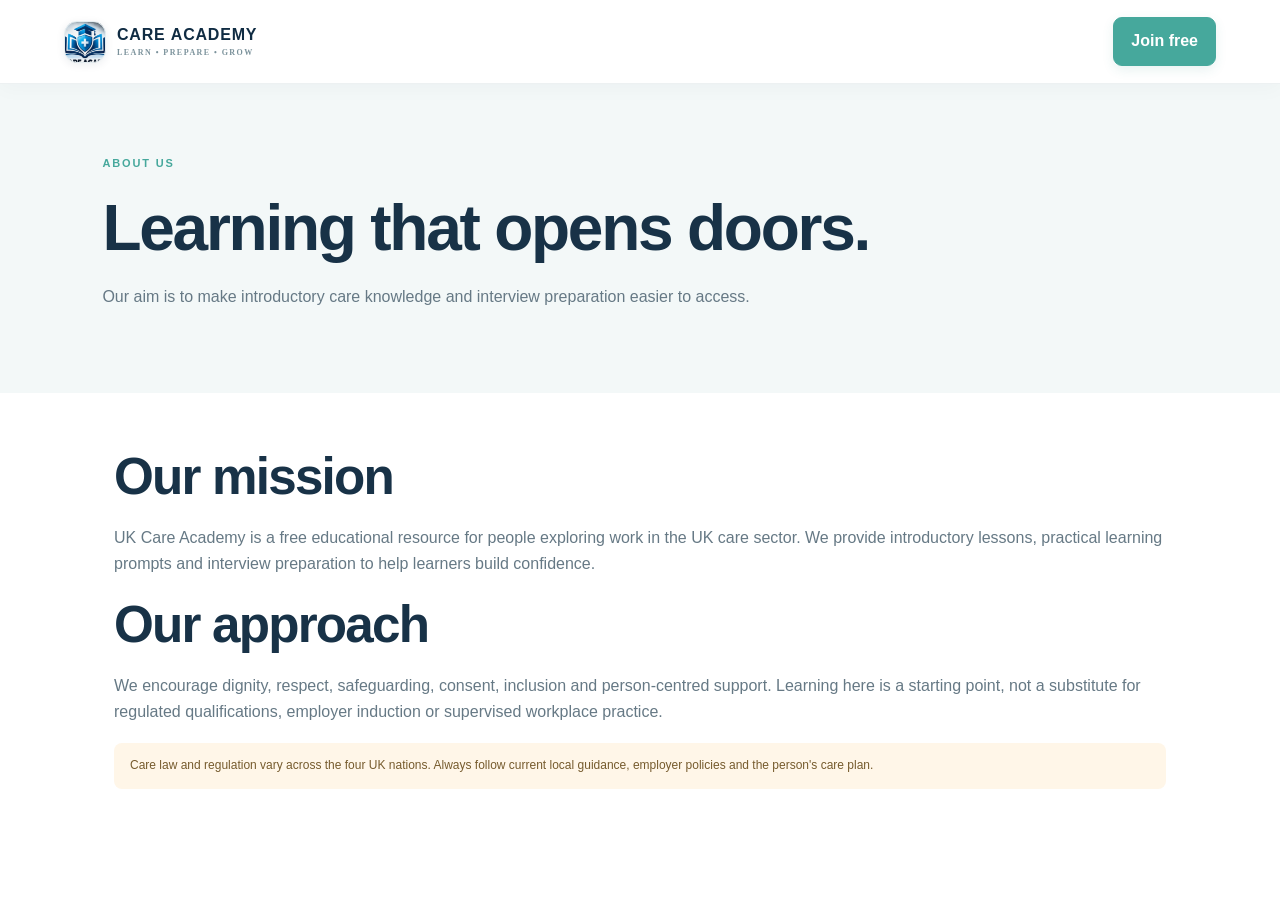
<file: about.html>
<!doctype html><html lang="en"><head><meta charset="utf-8"><meta name="viewport" content="width=device-width,initial-scale=1"><title>About | UK Care Academy</title><link rel="stylesheet" href="css/style.css"><link rel="stylesheet" href="css/responsive.css"></head><body><header class="site-header"><a class="brand" href="index.html"><span class="brand-mark">UK</span><span>CARE <b>ACADEMY</b><small>LEARN • PREPARE • GROW</small></span></a><a class="btn btn-small" href="register.html">Join free</a></header><section class="page-hero"><span class="eyebrow">ABOUT US</span><h1>Learning that opens doors.</h1><p>Our aim is to make introductory care knowledge and interview preparation easier to access.</p></section><main class="content-wrap"><h2>Our mission</h2><p>UK Care Academy is a free educational resource for people exploring work in the UK care sector. We provide introductory lessons, practical learning prompts and interview preparation to help learners build confidence.</p><h2>Our approach</h2><p>We encourage dignity, respect, safeguarding, consent, inclusion and person-centred support. Learning here is a starting point, not a substitute for regulated qualifications, employer induction or supervised workplace practice.</p><div class="notice">Care law and regulation vary across the four UK nations. Always follow current local guidance, employer policies and the person's care plan.</div></main></body></html>
</file>
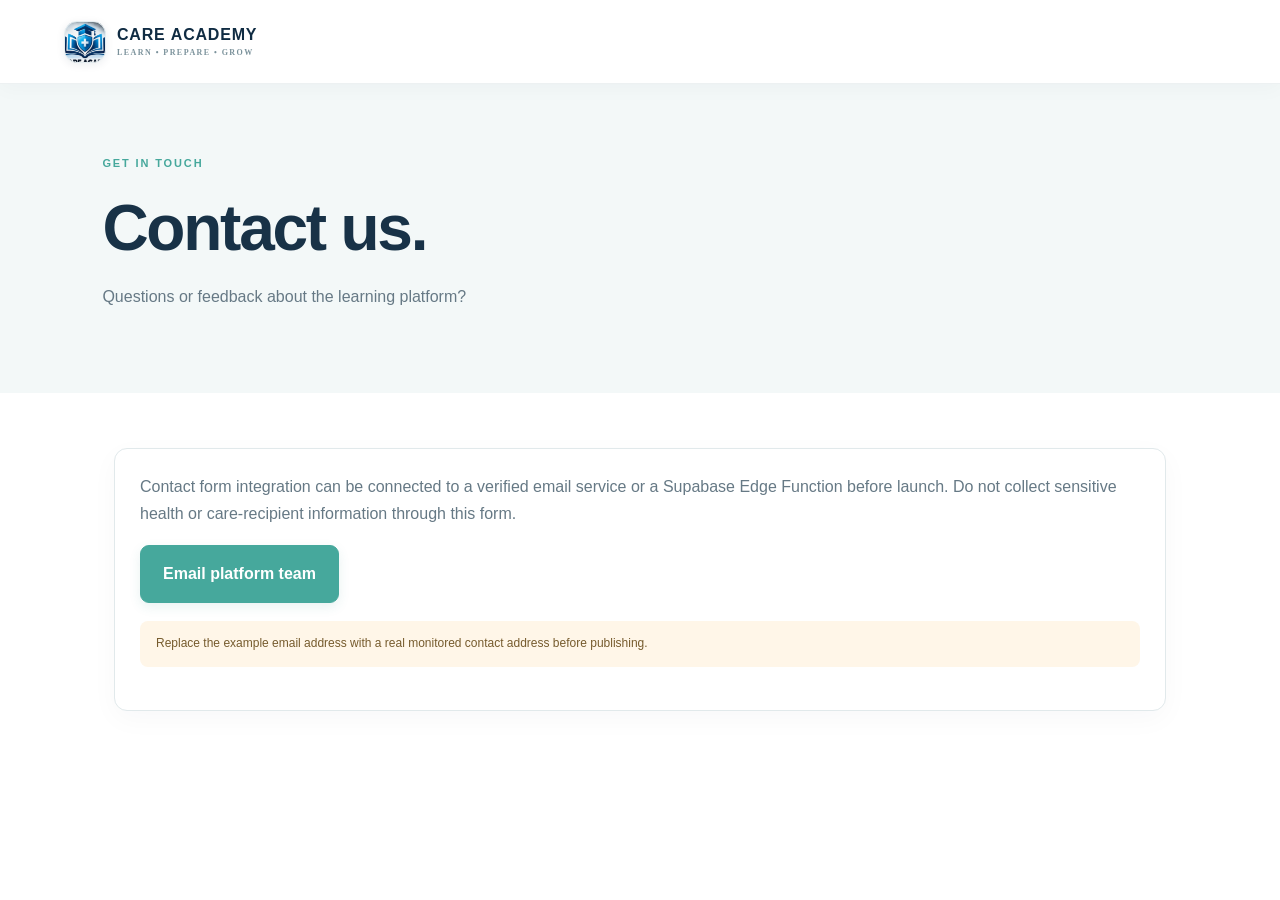
<file: contact.html>
<!doctype html><html lang="en"><head><meta charset="utf-8"><meta name="viewport" content="width=device-width,initial-scale=1"><title>Contact | UK Care Academy</title><link rel="stylesheet" href="css/style.css"><link rel="stylesheet" href="css/responsive.css"></head><body><header class="site-header"><a class="brand" href="index.html"><span class="brand-mark">UK</span><span>CARE <b>ACADEMY</b><small>LEARN • PREPARE • GROW</small></span></a></header><section class="page-hero"><span class="eyebrow">GET IN TOUCH</span><h1>Contact us.</h1><p>Questions or feedback about the learning platform?</p></section><main class="content-wrap"><div class="panel"><p>Contact form integration can be connected to a verified email service or a Supabase Edge Function before launch. Do not collect sensitive health or care-recipient information through this form.</p><a class="btn" href="mailto:hello@ukcareacademy.example">Email platform team</a><p class="notice">Replace the example email address with a real monitored contact address before publishing.</p></div></main></body></html>
</file>
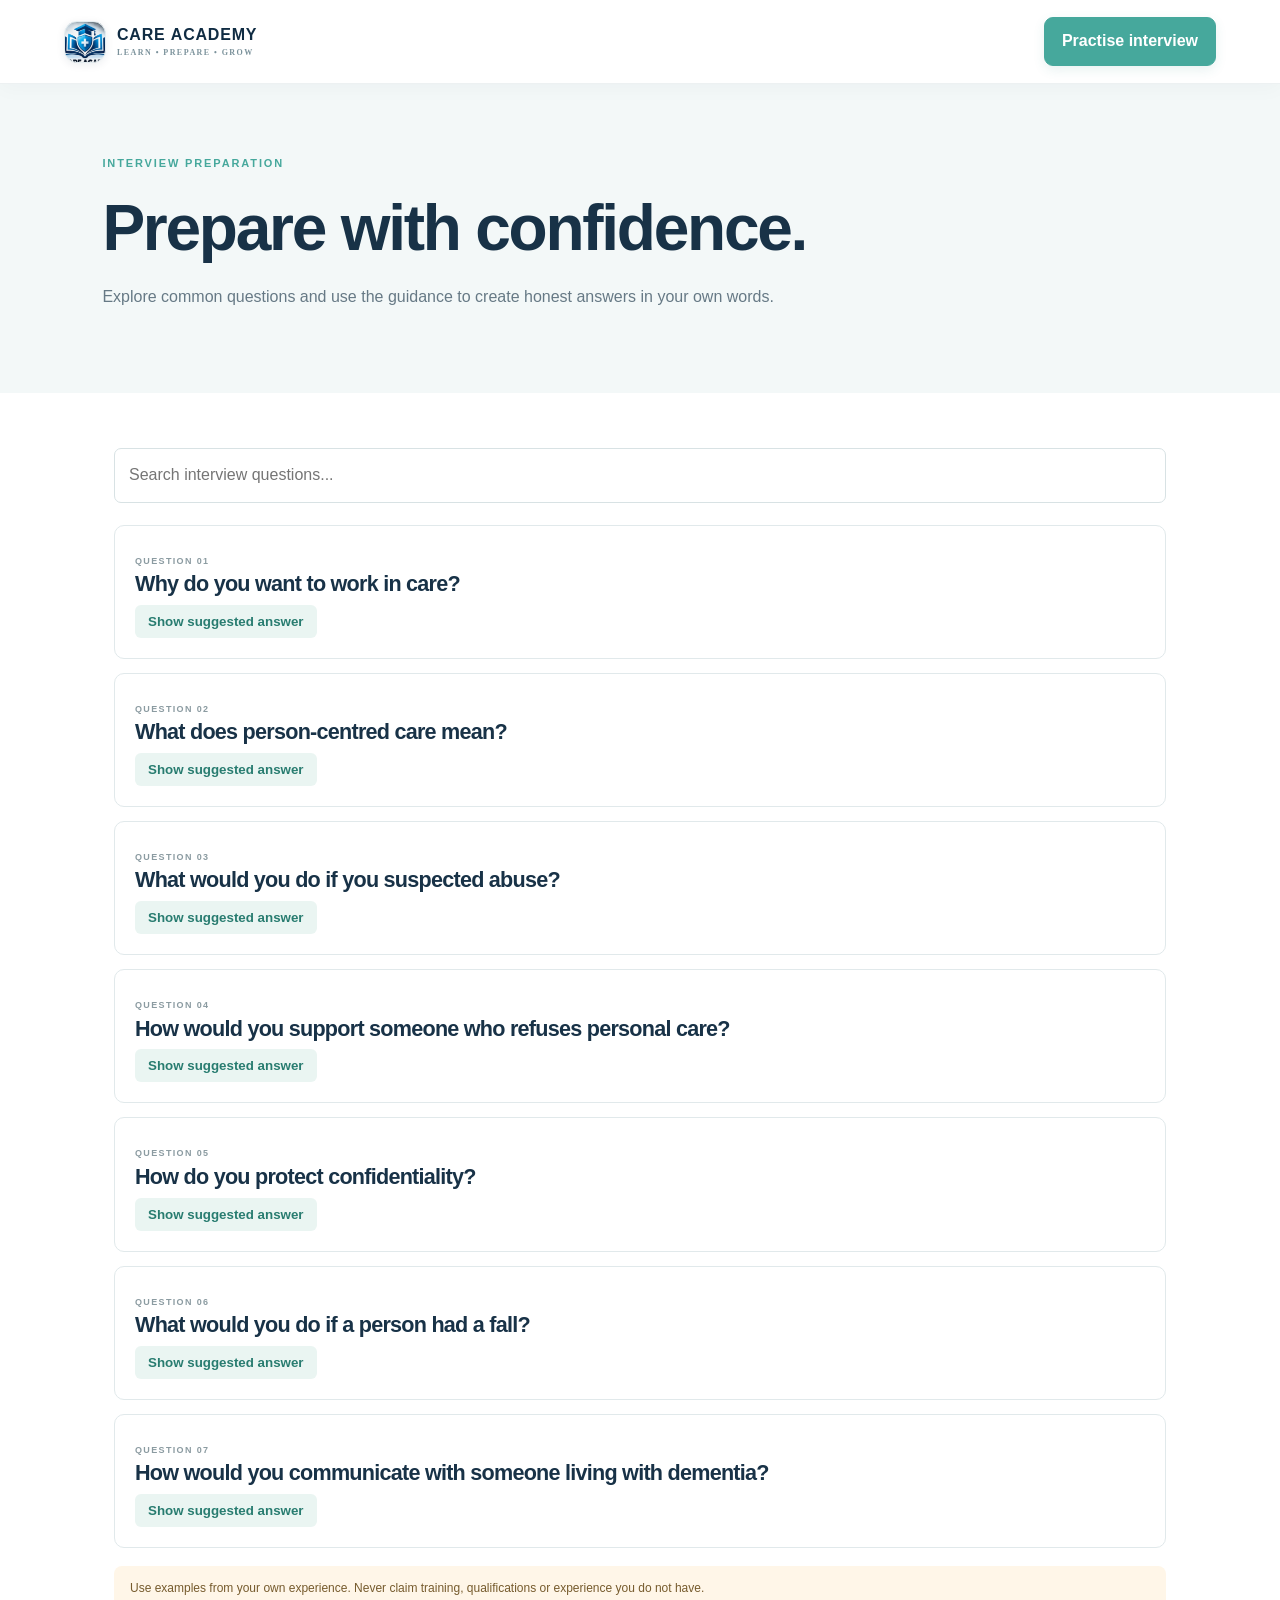
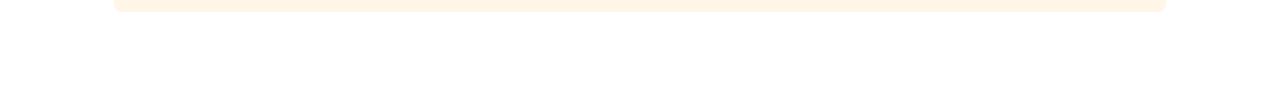
<file: interviews.html>
<!doctype html><html lang="en"><head><meta charset="utf-8"><meta name="viewport" content="width=device-width,initial-scale=1"><title>Interview Preparation | UK Care Academy</title><link rel="stylesheet" href="css/style.css"><link rel="stylesheet" href="css/responsive.css"><script defer src="js/interviews.js"></script></head><body><header class="site-header"><a class="brand" href="index.html"><span class="brand-mark">UK</span><span>CARE <b>ACADEMY</b><small>LEARN • PREPARE • GROW</small></span></a><a class="btn btn-small" href="mock-interview.html">Practise interview</a></header><section class="page-hero"><span class="eyebrow">INTERVIEW PREPARATION</span><h1>Prepare with confidence.</h1><p>Explore common questions and use the guidance to create honest answers in your own words.</p></section><main class="content-wrap"><input class="search-input" id="questionSearch" placeholder="Search interview questions..." style="margin-bottom:22px"><div id="questions" class="question-list"></div><div class="notice">Use examples from your own experience. Never claim training, qualifications or experience you do not have.</div></main></body></html>
</file>
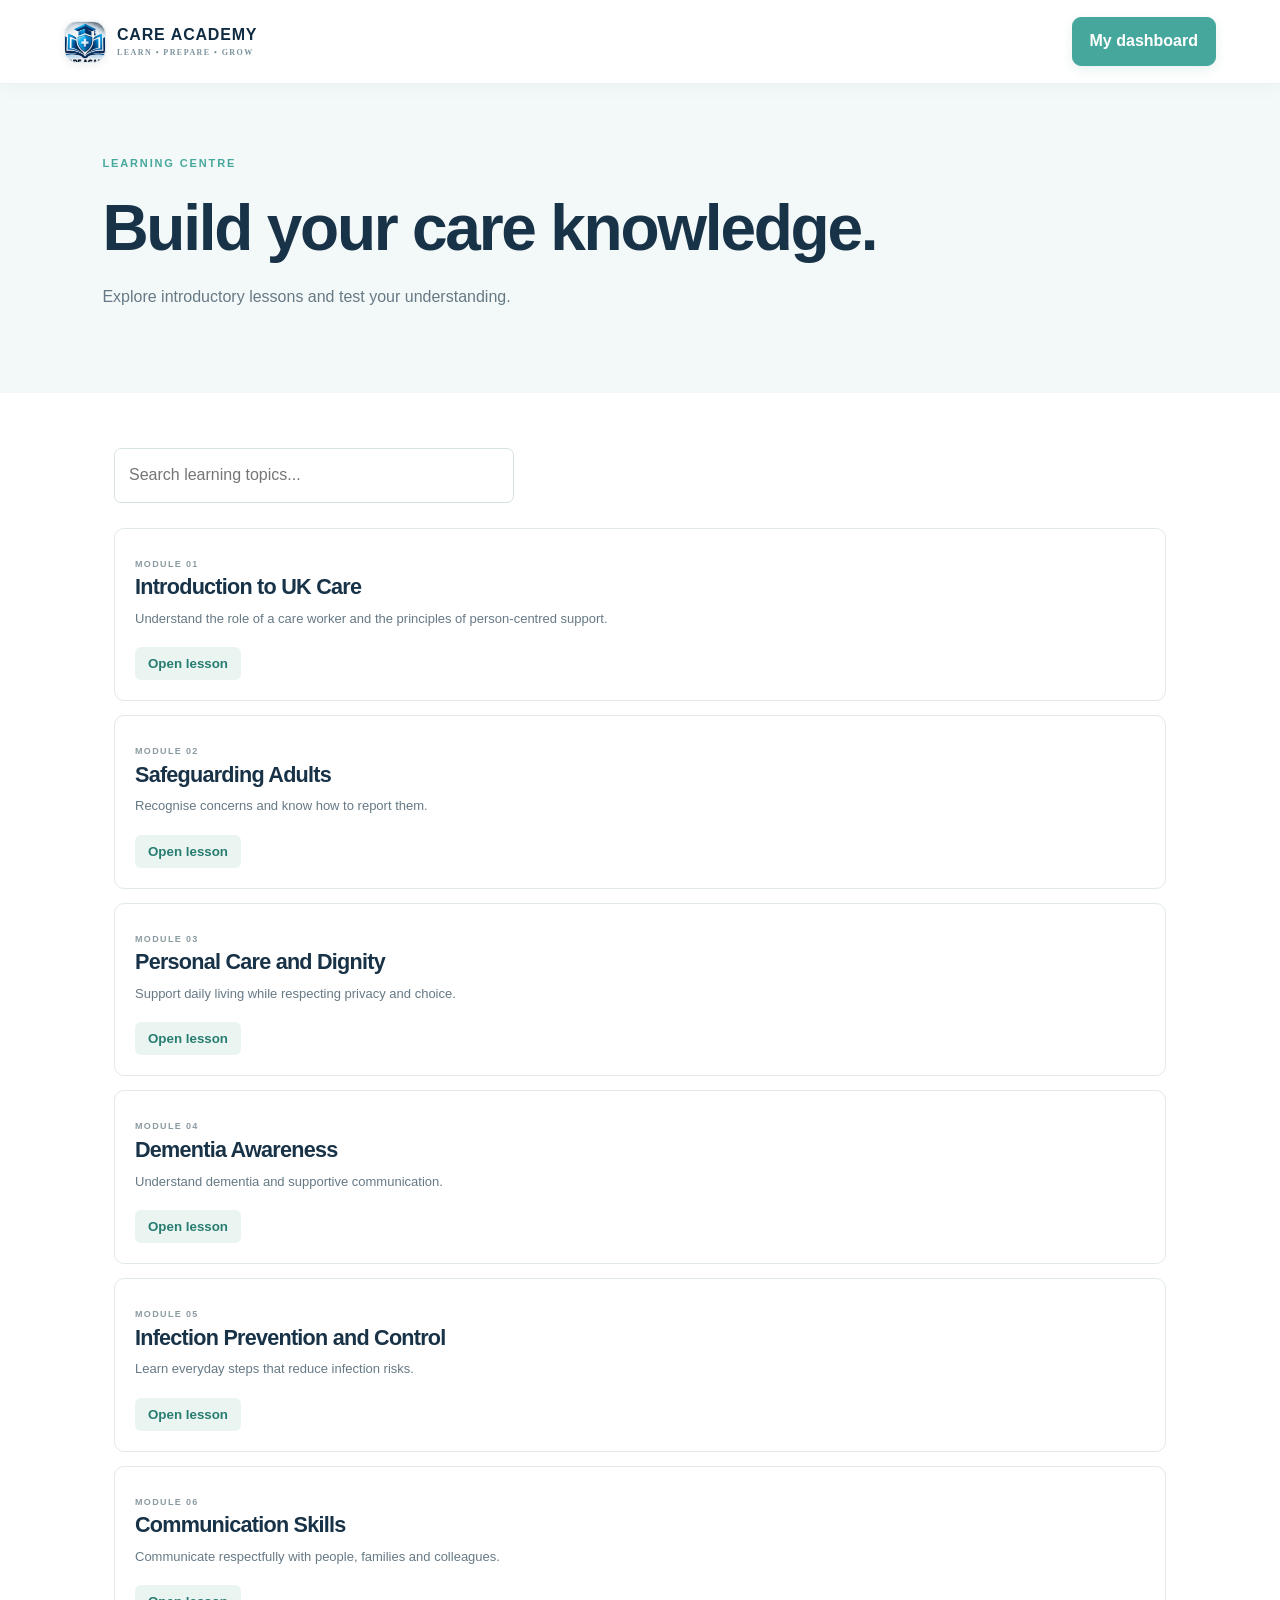
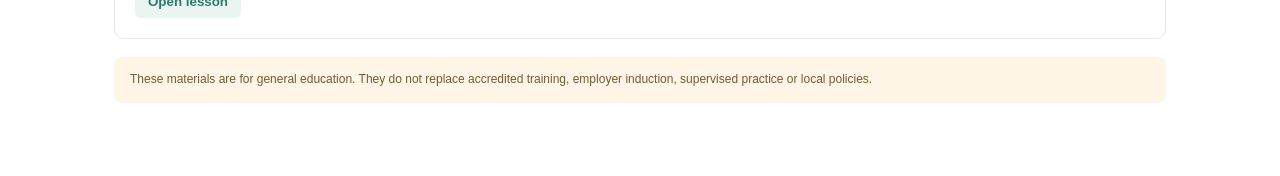
<file: learning.html>
<!doctype html><html lang="en"><head><meta charset="utf-8"><meta name="viewport" content="width=device-width,initial-scale=1"><title>Learning Centre | UK Care Academy</title><link rel="stylesheet" href="css/style.css"><link rel="stylesheet" href="css/responsive.css"><script defer src="js/learning.js"></script></head><body><header class="site-header"><a class="brand" href="index.html"><span class="brand-mark">UK</span><span>CARE <b>ACADEMY</b><small>LEARN • PREPARE • GROW</small></span></a><a class="btn btn-small" href="dashboard.html">My dashboard</a></header><section class="page-hero"><span class="eyebrow">LEARNING CENTRE</span><h1>Build your care knowledge.</h1><p>Explore introductory lessons and test your understanding.</p></section><main class="content-wrap"><div class="toolbar"><input class="search-input" id="moduleSearch" placeholder="Search learning topics..."></div><div class="module-list" id="moduleList"></div><div class="notice">These materials are for general education. They do not replace accredited training, employer induction, supervised practice or local policies.</div></main></body></html>
</file>
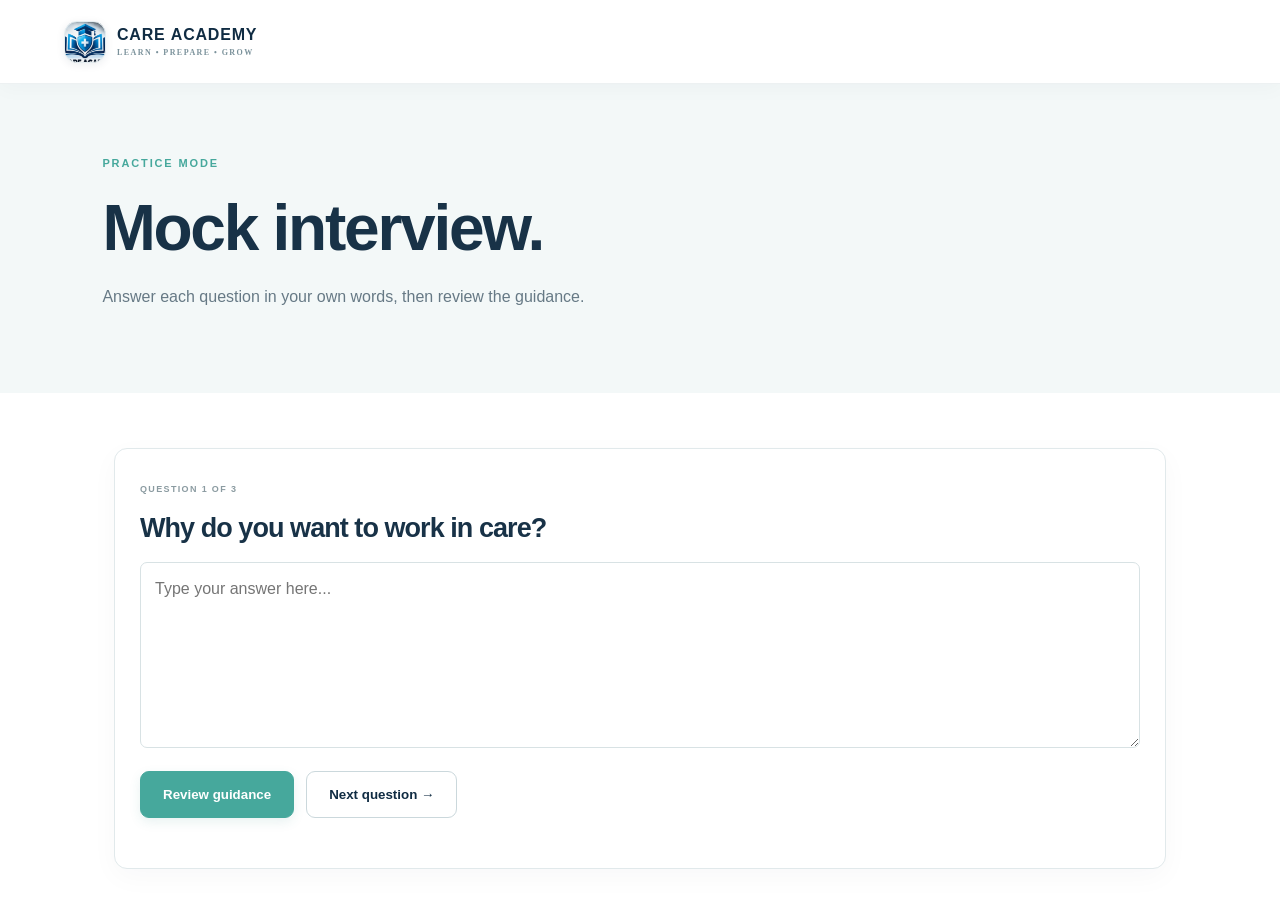
<file: mock-interview.html>
<!doctype html><html lang="en"><head><meta charset="utf-8"><meta name="viewport" content="width=device-width,initial-scale=1"><title>Mock Interview | UK Care Academy</title><link rel="stylesheet" href="css/style.css"><link rel="stylesheet" href="css/responsive.css"><script defer src="js/mock.js"></script></head><body><header class="site-header"><a class="brand" href="index.html"><span class="brand-mark">UK</span><span>CARE <b>ACADEMY</b><small>LEARN • PREPARE • GROW</small></span></a></header><section class="page-hero"><span class="eyebrow">PRACTICE MODE</span><h1>Mock interview.</h1><p>Answer each question in your own words, then review the guidance.</p></section><main class="content-wrap"><div class="panel"><span class="course-tag" id="counter">QUESTION 1</span><h2 id="prompt" style="font-size:27px;margin-top:12px">Loading question...</h2><textarea id="response" class="search-input" rows="6" placeholder="Type your answer here..." style="max-width:100%;resize:vertical"></textarea><div class="toolbar" style="margin-top:15px"><button class="btn" id="reveal">Review guidance</button><button class="btn btn-outline" id="next">Next question →</button></div><div class="answer" id="guidance"></div><p id="saved" class="form-message"></p></div></main></body></html>
</file>
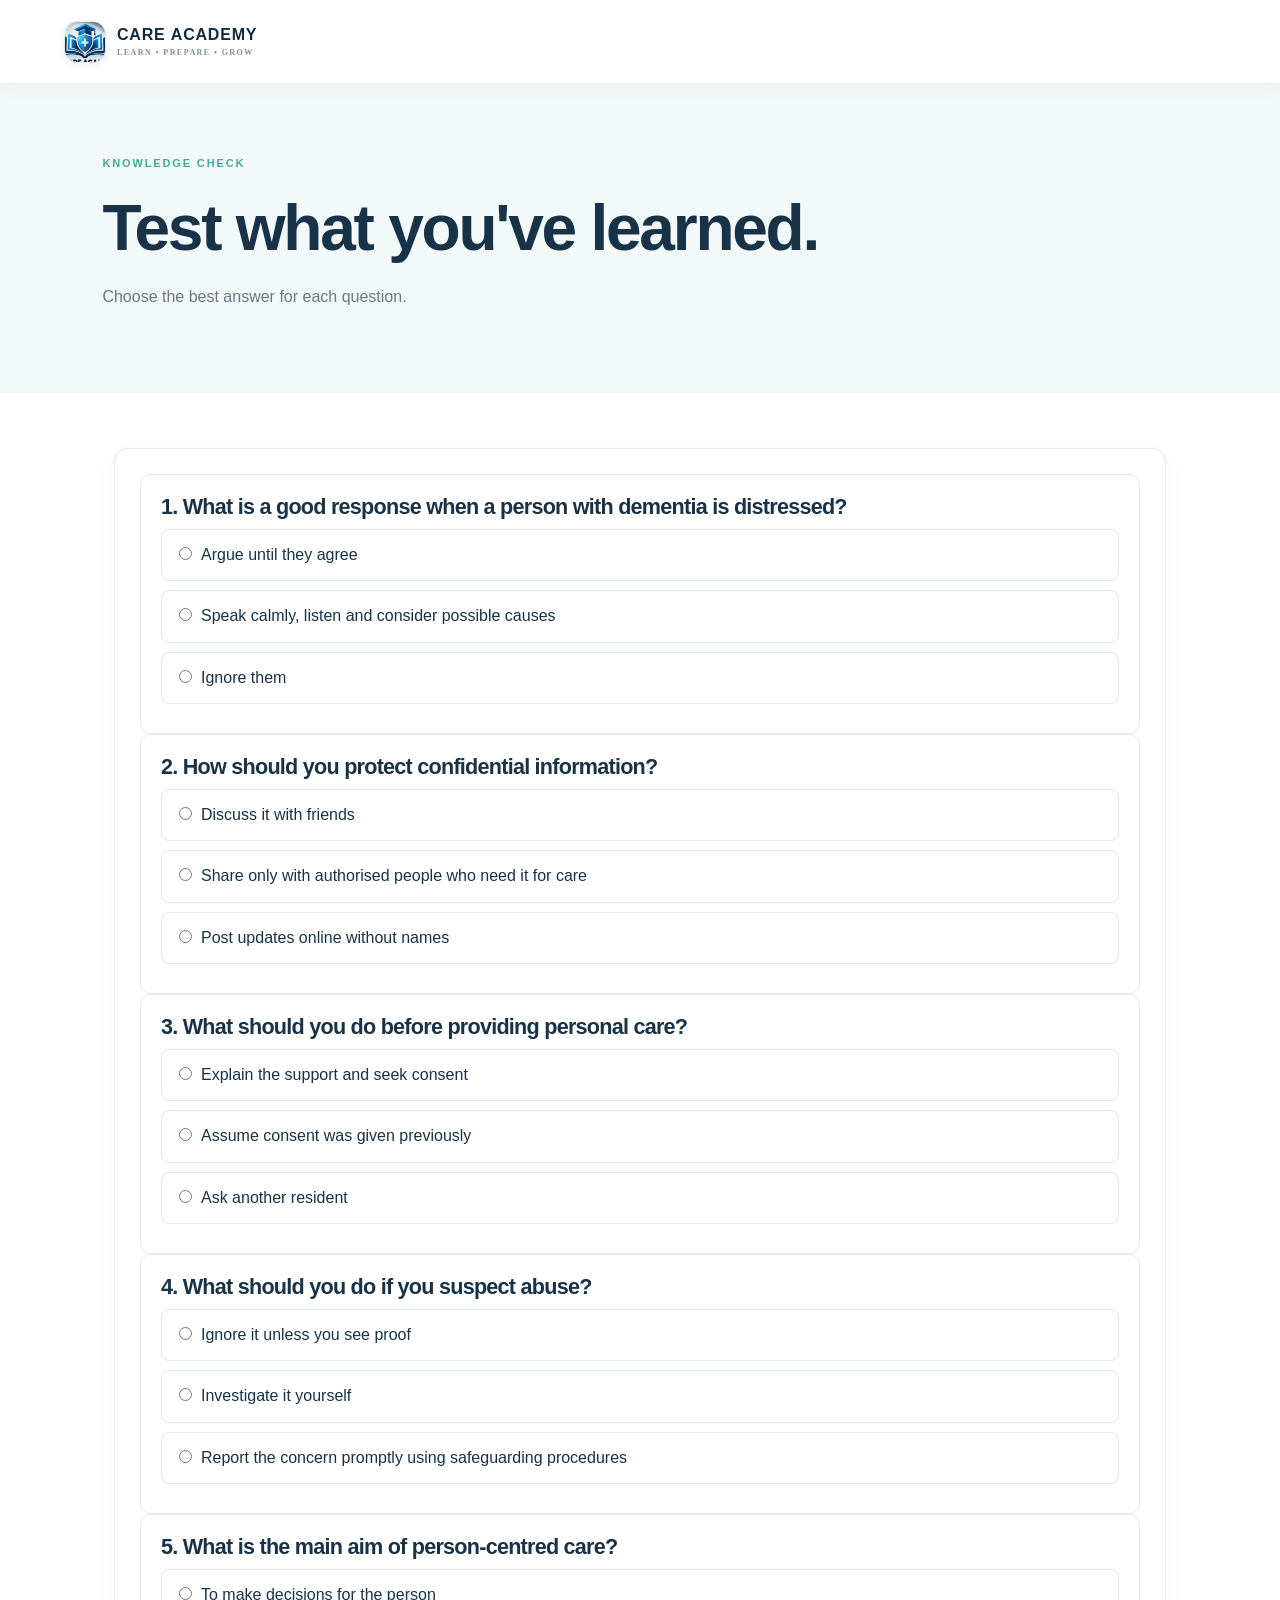
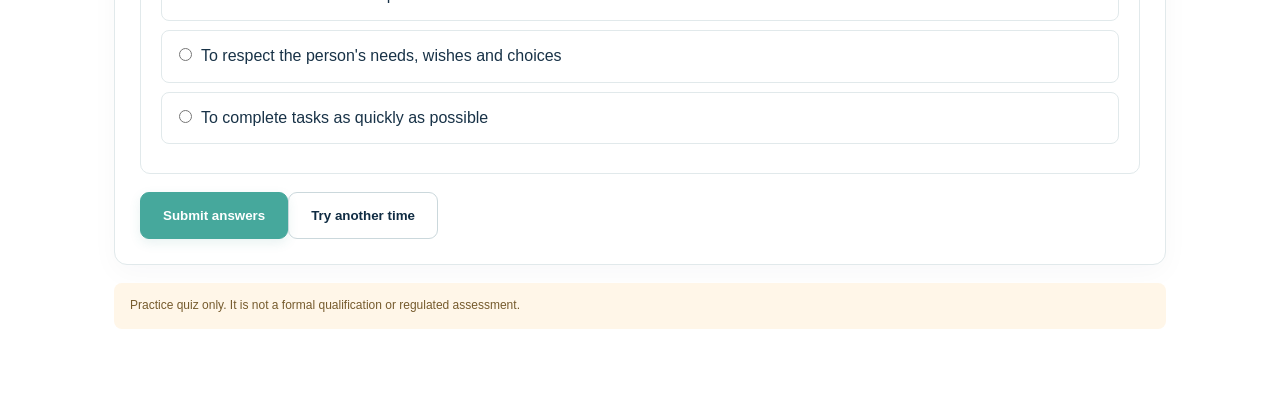
<file: quizzes.html>
<!doctype html><html lang="en"><head><meta charset="utf-8"><meta name="viewport" content="width=device-width,initial-scale=1"><title>Knowledge Quiz | UK Care Academy</title><link rel="stylesheet" href="css/style.css"><link rel="stylesheet" href="css/responsive.css"><script defer src="js/quiz.js"></script></head><body><header class="site-header"><a class="brand" href="index.html"><span class="brand-mark">UK</span><span>CARE <b>ACADEMY</b><small>LEARN • PREPARE • GROW</small></span></a></header><section class="page-hero"><span class="eyebrow">KNOWLEDGE CHECK</span><h1>Test what you've learned.</h1><p>Choose the best answer for each question.</p></section><main class="content-wrap"><div class="panel"><div id="quizArea"></div><p id="result" class="form-message"></p><button class="btn" id="submitQuiz">Submit answers</button><button class="btn btn-outline" id="restart" hidden>Try another time</button></div><div class="notice">Practice quiz only. It is not a formal qualification or regulated assessment.</div></main></body></html>
</file>
<file: css/style.css>
*{box-sizing:border-box} :root{--navy:#102c43;--blue:#246b83;--teal:#46a89c;--ink:#183247;--muted:#667985;--pale:#f3f8f8;--line:#e1e9eb;--white:#fff}html{scroll-behavior:smooth}body{margin:0;font-family:"DM Sans",sans-serif;color:var(--ink);background:#fff;line-height:1.65}h1,h2,h3{font-family:Manrope,sans-serif;line-height:1.15;letter-spacing:-.035em;margin:0 0 18px}h1{font-size:clamp(3rem,6vw,5.6rem);font-weight:800}h2{font-size:clamp(2rem,4vw,3.25rem);font-weight:800}h3{font-size:1.35rem}p{color:var(--muted);margin:0 0 18px}.site-header{height:84px;padding:0 max(5vw,24px);display:flex;align-items:center;justify-content:space-between;background:#fff;position:sticky;top:0;z-index:10;border-bottom:1px solid #edf1f2}.brand{display:flex;align-items:center;gap:11px;color:var(--navy);font-family:Manrope,sans-serif;font-weight:800;letter-spacing:.05em;text-decoration:none;line-height:1.1}.brand-mark{height:42px;width:42px;border-radius:13px;background:var(--navy);color:#fff;display:grid;place-items:center;font-size:15px;letter-spacing:0}.brand small{display:block;font:600 8px "DM Sans";letter-spacing:.18em;color:#7b929b;margin-top:5px}.site-header nav{display:flex;align-items:center;gap:30px}.site-header nav a,.footer a{color:#405765;text-decoration:none;font-size:14px;font-weight:600}.site-header nav a:hover,.footer a:hover{color:var(--teal)}.btn{display:inline-flex;align-items:center;justify-content:center;gap:16px;background:var(--teal);color:#fff!important;text-decoration:none;padding:15px 22px;border-radius:8px;font-weight:700;border:1px solid var(--teal);transition:.2s}.btn:hover{transform:translateY(-2px);filter:brightness(.96)}.btn-small{padding:10px 17px}.btn-outline{background:transparent;color:var(--navy)!important;border-color:#cbd8dc}.btn-dark{background:var(--navy);border-color:var(--navy)}.btn-white{background:#fff;color:var(--navy)!important;border-color:#fff}.menu-toggle{display:none;background:none;border:0;font-size:25px;color:var(--navy)}.hero{padding:88px 8vw 82px;min-height:610px;display:grid;grid-template-columns:1.05fr .95fr;align-items:center;gap:5vw;background:radial-gradient(circle at 82% 25%,#e5f4f1 0,transparent 30%),linear-gradient(110deg,#f8fbfb,#f1f7f7)}.hero-content{max-width:650px}.eyebrow{font-size:11px;letter-spacing:.17em;font-weight:800;color:var(--teal);display:inline-flex;align-items:center;gap:9px;margin-bottom:20px}.eyebrow.light{color:#a9ded4}.dot{width:7px;height:7px;border-radius:50%;background:var(--teal)}h1 em,h2 em,.card-main em{font-style:normal;color:var(--teal)}.hero-content>p{font-size:17px;max-width:540px;margin:25px 0 28px}.hero-actions{display:flex;gap:13px;flex-wrap:wrap}.hero-proof{display:flex;align-items:center;gap:13px;margin-top:34px;font-size:12px;font-weight:600;color:#657984}.avatar-stack{display:flex}.avatar-stack i{font-style:normal;width:28px;height:28px;border-radius:50%;display:grid;place-items:center;background:#d8eee9;border:2px solid #fff;margin-right:-7px;color:#26786d}.hero-art{height:420px;position:relative;display:grid;place-items:center}.hero-orbit{position:absolute;border:1px solid #c8e3df;border-radius:50%;width:390px;height:390px}.orbit-two{width:310px;height:310px;border-style:dashed}.card-main{width:300px;min-height:290px;background:#fff;border-radius:18px;padding:32px;box-shadow:0 25px 70px #214b571c;position:relative;z-index:1}.care-icon{height:48px;width:48px;border-radius:14px;background:#e5f5f1;color:var(--teal);display:grid;place-items:center;font-size:25px;margin-bottom:26px}.card-label{font-size:9px;letter-spacing:.16em;font-weight:800;color:#82959d}.card-main h3{font-size:29px;margin:13px 0 30px}.progress-line{height:6px;background:#edf2f2;border-radius:10px}.progress-line span{display:block;width:68%;height:100%;background:var(--teal);border-radius:10px}.progress-caption{display:flex;justify-content:space-between;margin-top:10px;font-size:10px}.progress-caption small{color:#8a9aa0}.floating-note{position:absolute;background:#fff;padding:12px 17px;border-radius:9px;box-shadow:0 10px 30px #244c551a;font-size:11px;font-weight:700;z-index:2}.note-top{top:43px;right:2%}.note-bottom{bottom:35px;left:1%}.trust-strip{display:grid;grid-template-columns:repeat(4,1fr);padding:28px 10%;background:#fff;border-bottom:1px solid var(--line)}.trust-strip div{display:flex;flex-direction:column;align-items:center;border-right:1px solid var(--line)}.trust-strip div:last-child{border:0}.trust-strip b{font:800 21px Manrope;color:var(--navy)}.trust-strip span{font-size:11px;color:#83939a}.section{padding:100px 8vw}.section-heading{display:flex;justify-content:space-between;align-items:end;gap:35px;margin-bottom:42px}.section-heading h2{margin-bottom:0}.section-heading>p{max-width:370px;margin-bottom:4px}.course-grid{display:grid;grid-template-columns:repeat(4,1fr);gap:17px}.course-card{border:1px solid var(--line);border-radius:13px;padding:25px 22px 22px;transition:.25s;background:#fff}.course-card:hover{transform:translateY(-5px);box-shadow:0 18px 35px #173a4b0d;border-color:#c7e1dc}.course-icon{height:47px;width:47px;border-radius:13px;display:grid;place-items:center;font-size:23px;margin-bottom:23px}.blue{background:#e9f2f8;color:#32718e}.mint{background:#e6f5f0;color:#3b9b87}.peach{background:#fff0e8;color:#d88962}.lavender{background:#f0edfb;color:#8272ba}.course-tag{font-size:9px;letter-spacing:.15em;color:#8b9ba1;font-weight:800}.course-card h3{font-size:18px;margin:9px 0 12px}.course-card p{font-size:12px;min-height:75px}.course-card a{font-size:12px;color:var(--teal);font-weight:800;text-decoration:none}.course-card a b{margin-left:9px}.center{text-align:center;margin-top:35px}.interview-band{background:var(--navy);padding:85px 11%;display:grid;grid-template-columns:1fr .8fr;gap:9%;align-items:center;color:#fff}.interview-copy h2{font-size:clamp(2.4rem,4vw,3.7rem)}.interview-copy p{color:#b8c9d0;max-width:510px;margin:22px 0 27px}.question-preview{background:#fff;color:var(--ink);padding:28px;border-radius:15px;box-shadow:0 20px 60px #071a2b55}.question-top{display:flex;justify-content:space-between;font-size:9px;font-weight:800;letter-spacing:.12em;color:#84949a}.pill{background:#e7f5f1;color:#398c7f;padding:5px 8px;border-radius:20px}.question-preview h3{font-size:24px;margin:30px 0}.answer-lines i{display:block;height:7px;border-radius:10px;background:#edf1f2;margin:11px 0;width:100%}.answer-lines i:nth-child(2){width:83%}.answer-lines i:nth-child(3){width:62%}.tip{background:#f1f8f6;border-radius:9px;padding:14px 16px;margin-top:27px}.tip b{font-size:11px;color:#3b9588}.tip p{font-size:11px;margin:5px 0 0}.split-section{display:grid;grid-template-columns:.85fr 1.15fr;gap:10%;align-items:center}.about-visual{height:360px;border-radius:18px;background:linear-gradient(145deg,#e7f5f1,#d4e9e7);position:relative;display:grid;place-items:center;overflow:hidden}.big-symbol{font-size:220px;color:#fff;line-height:1;text-shadow:0 12px 30px #5a9f9622}.about-stamp{position:absolute;bottom:24px;right:24px;background:var(--navy);color:#fff;padding:16px 19px;border-radius:50%;width:100px;height:100px;display:grid;place-content:center;text-align:center;font-size:10px;line-height:1.4;font-weight:800;letter-spacing:.1em;transform:rotate(10deg)}.about-copy h2{max-width:550px}.about-copy>p{max-width:560px}.check-list{list-style:none;padding:0;margin:25px 0}.check-list li{margin:12px 0;font-size:13px;font-weight:600}.check-list li:before{content:"✓";color:var(--teal);font-weight:900;margin-right:12px}.text-link{color:var(--teal);font-size:13px;font-weight:800;text-decoration:none}.faq-section{background:#f7faf9}.faq-list{max-width:850px}.faq-list details{background:#fff;border:1px solid var(--line);padding:19px 22px;border-radius:9px;margin:10px 0}.faq-list summary{font-weight:700;cursor:pointer}.faq-list details p{font-size:13px;margin:12px 0 0}.final-cta{padding:75px 20px;text-align:center;background:#2f8b83;color:#fff}.final-cta h2{margin-bottom:12px}.final-cta p{color:#d5eeea;margin-bottom:25px}.footer{background:#0b2235;color:#c6d3d8;padding:48px 8vw 25px}.brand-light{color:#fff}.footer>p{font-size:12px;color:#9eb1ba;margin:18px 0}.footer>div{display:flex;gap:25px;flex-wrap:wrap;margin:22px 0 30px}.footer a{color:#c6d3d8}.footer>small{font-size:10px;color:#80949e}.page-hero{padding:65px 8vw;background:var(--pale)}.page-hero h1{font-size:clamp(2.5rem,5vw,4rem)}.content-wrap{max-width:1100px;margin:0 auto;padding:55px 24px}.panel{border:1px solid var(--line);border-radius:13px;padding:25px;background:#fff}.form-card{max-width:480px;margin:50px auto;padding:35px;border:1px solid var(--line);border-radius:15px;box-shadow:0 15px 45px #19394b0b}.form-card h1{font-size:32px}.form-card label{display:block;font-size:12px;font-weight:700;margin:15px 0 6px}.form-card input,.search-input,.form-card textarea{width:100%;padding:13px 14px;border:1px solid #d8e2e4;border-radius:7px;font:inherit;outline:none}.form-card input:focus,.search-input:focus{border-color:var(--teal)}.form-card .btn{width:100%;margin-top:20px;cursor:pointer}.form-message{font-size:12px;margin-top:14px}.muted-link{font-size:12px;color:var(--teal);font-weight:700;text-decoration:none}.module-list,.question-list{display:grid;gap:14px}.module-item,.question-item{padding:20px;border:1px solid var(--line);border-radius:10px;background:#fff}.module-item h3,.question-item h3{margin:0 0 8px}.module-item p,.question-item p{font-size:13px}.module-item button,.question-item button{border:0;background:#eaf5f2;color:#287c70;padding:9px 13px;border-radius:6px;font-weight:700;cursor:pointer}.answer{display:none;background:#f5f9f8;padding:15px;border-radius:8px;margin-top:12px;font-size:13px}.answer.show{display:block}.toolbar{display:flex;gap:12px;flex-wrap:wrap;margin-bottom:25px}.toolbar .search-input{max-width:400px}.quiz-option{display:block;padding:12px;border:1px solid var(--line);border-radius:8px;margin:9px 0;cursor:pointer}.quiz-option:has(input:checked){border-color:var(--teal);background:#f0f8f6}.quiz-option input{margin-right:9px}.notice{padding:13px 16px;background:#fff6e8;border-radius:8px;color:#765b2d;font-size:12px;margin:18px 0}.dashboard-grid{display:grid;grid-template-columns:repeat(3,1fr);gap:15px}.stat-card{padding:22px;border-radius:12px;background:#f1f7f6}.stat-card strong{font:800 28px Manrope;display:block;color:var(--navy)}.stat-card span{font-size:12px;color:var(--muted)}
.brand-mark{background:#f8fbfc url("../supabase/images/logom.jpeg") center 20%/200% auto no-repeat;border:1px solid #e4edf0;box-shadow:0 2px 8px #102c4314;font-size:0}
::selection{background:#d8efea;color:var(--navy)}
.site-header{box-shadow:0 4px 20px #102c4308;backdrop-filter:blur(12px)}
.site-header nav a:not(.btn){transition:color .2s ease}
.site-header nav a:not(.btn):hover{color:var(--teal)}
.btn{border-radius:9px;box-shadow:0 4px 12px #2f8b831c;transition:transform .2s ease,box-shadow .2s ease,background-color .2s ease}
.btn:hover{box-shadow:0 8px 20px #2f8b8330}
.btn-outline{box-shadow:none}
.btn-outline:hover{background:#edf6f4;border-color:#b7d8d1;box-shadow:none}
.course-card,.question-preview,.faq-list details,.panel,.form-card{box-shadow:0 8px 28px #102c4308}
.course-card{border-radius:15px}
.course-card:hover{box-shadow:0 18px 38px #173a4b12}
.faq-list details{transition:border-color .2s ease,box-shadow .2s ease}
.faq-list details[open]{border-color:#b7d8d1;box-shadow:0 8px 24px #102c430b}
input,textarea,select{border:1px solid #d5e0e3;border-radius:8px;transition:border-color .2s ease,box-shadow .2s ease}
input:focus,textarea:focus,select:focus{border-color:var(--teal);box-shadow:0 0 0 3px #46a89c26;outline:0}
a:focus-visible,button:focus-visible,input:focus-visible,textarea:focus-visible,select:focus-visible,summary:focus-visible{outline:3px solid #46a89c80;outline-offset:3px}
.footer{border-top:4px solid #348f85}
@media(max-width:900px){.site-header{padding-left:3vw;padding-right:3vw}.site-header nav{gap:clamp(10px,1.8vw,20px)}.site-header nav a{font-size:13px}}
@media(prefers-reduced-motion:reduce){html{scroll-behavior:auto}*,*::before,*::after{transition-duration:.01ms!important;animation-duration:.01ms!important;animation-iteration-count:1!important}}
</file>
<file: css/responsive.css>
@media(max-width:900px){.hero{padding:65px 6vw;grid-template-columns:1fr  .8fr}.course-grid{grid-template-columns:repeat(2,1fr)}.interview-band{padding:70px 7%;gap:5%}.section{padding:75px 6vw}.split-section{gap:6%}}@media(max-width:680px){.site-header{height:72px;padding:0 20px}.menu-toggle{display:block}.site-header nav{display:none;position:absolute;top:71px;left:0;right:0;background:#fff;padding:20px;box-shadow:0 15px 20px #102c4315;flex-direction:column;align-items:stretch;gap:17px}.site-header nav.open{display:flex}.site-header nav .btn{text-align:center}.hero{display:block;padding:55px 7vw 45px}.hero-art{height:330px;margin-top:20px}.hero-orbit{width:290px;height:290px}.orbit-two{width:235px;height:235px}.card-main{transform:scale(.85)}.note-top{right:0;top:15px}.note-bottom{left:0;bottom:5px}.trust-strip{grid-template-columns:repeat(2,1fr);gap:20px;padding:25px}.trust-strip div:nth-child(2){border:0}.section{padding:65px 6vw}.section-heading{display:block}.section-heading>p{margin-top:15px}.course-grid{grid-template-columns:1fr}.course-card p{min-height:0}.interview-band{grid-template-columns:1fr;padding:65px 7%;gap:35px}.split-section{grid-template-columns:1fr}.about-visual{height:260px}.dashboard-grid{grid-template-columns:1fr}.footer{padding:40px 7%}.footer>div{gap:15px}.form-card{margin:30px 18px;padding:25px}.page-hero{padding:50px 7%}}
</file>
